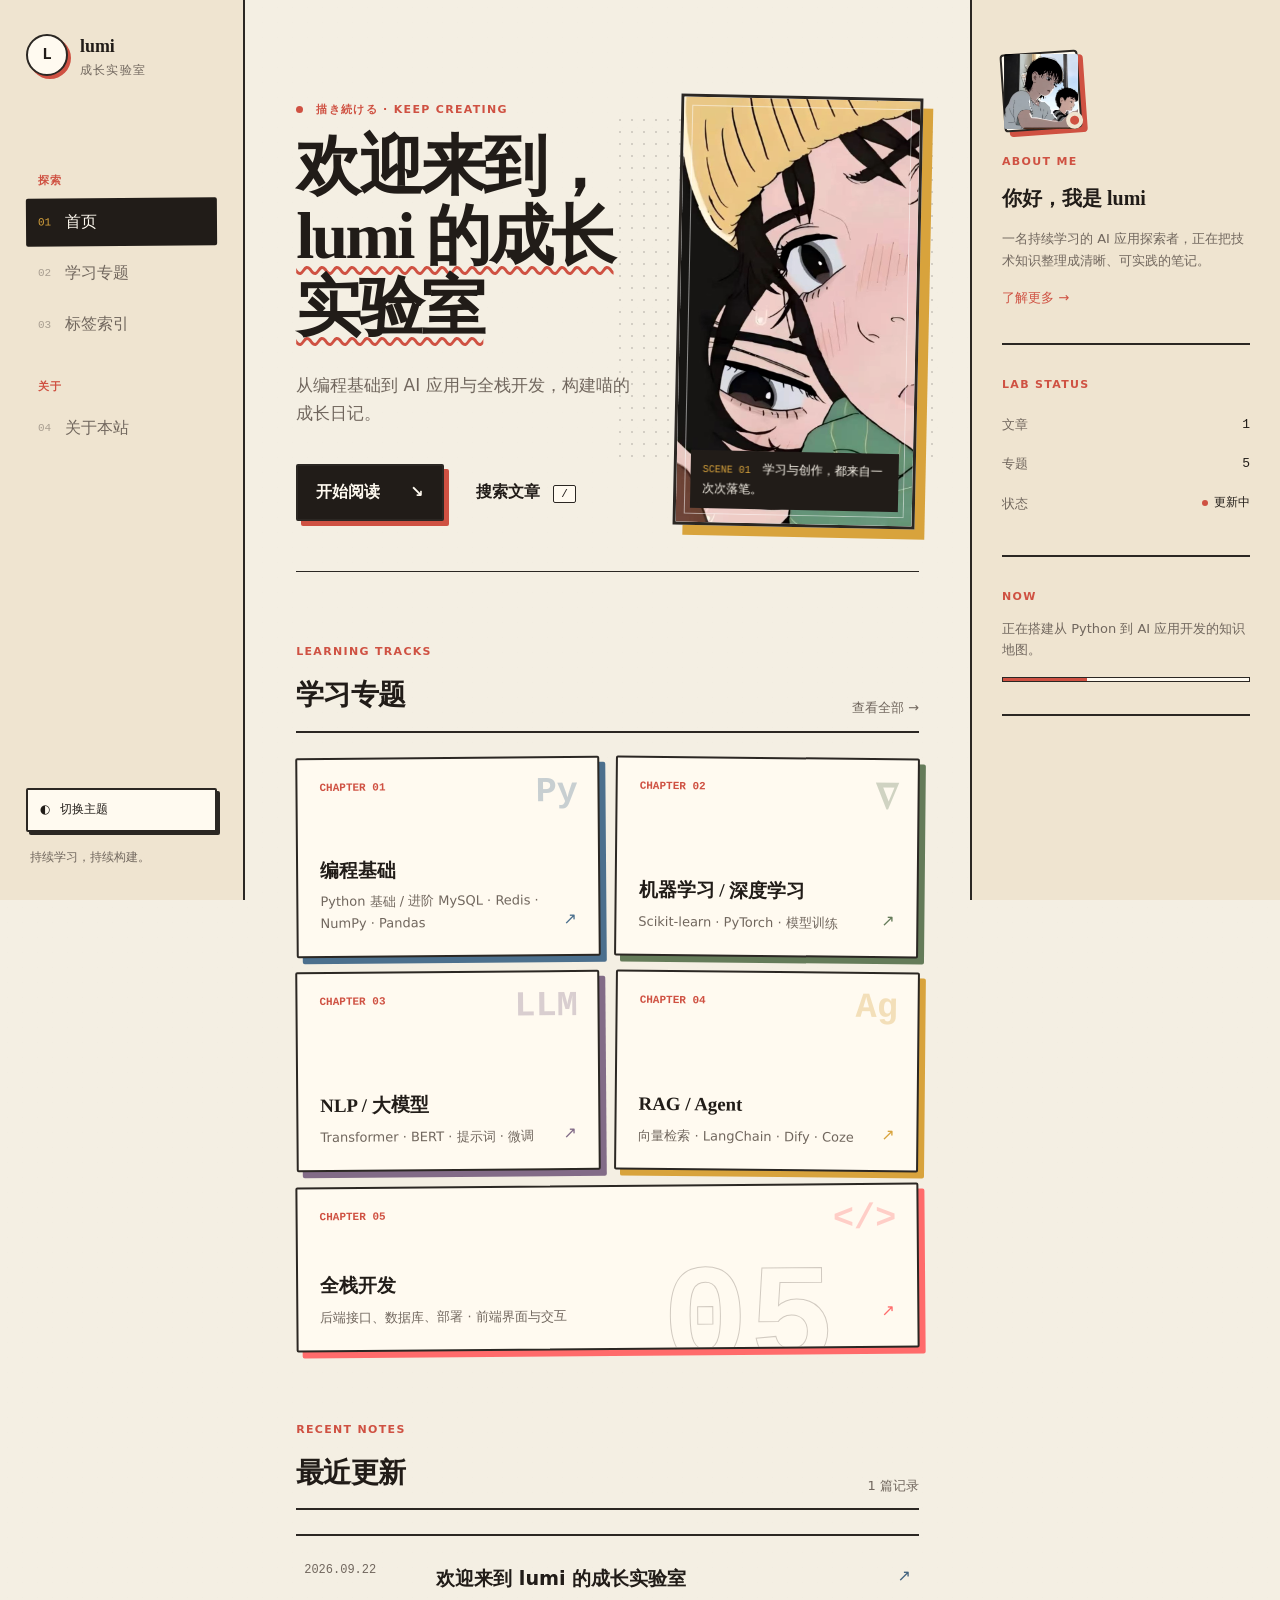
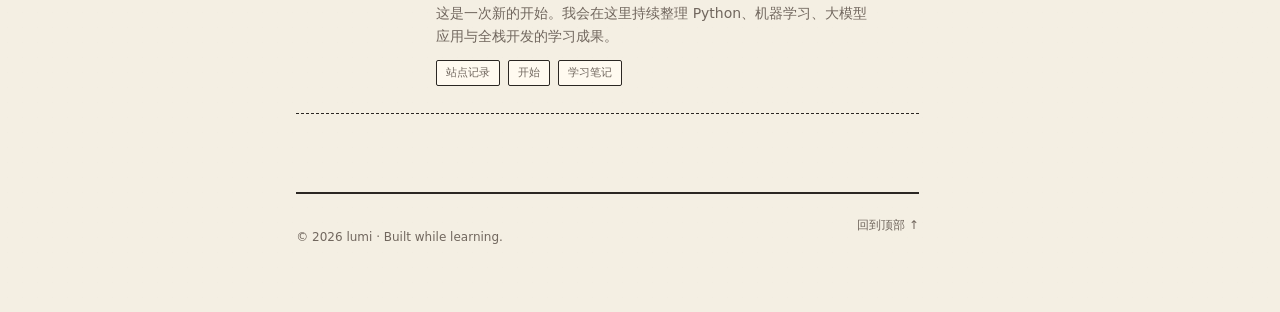
<file: index.html>
<!doctype html>
<html lang="zh-CN" data-theme="light">
<head>
  <meta charset="UTF-8">
  <meta name="viewport" content="width=device-width, initial-scale=1">
  <meta name="description" content="lumi 的成长实验室：记录 Python、大模型提示词与 AI Agent 的学习和实践。">
  <meta name="theme-color" content="#f5f0e4">
  <title>lumi 的成长实验室</title>
  <link rel="icon" href="assets/favicon.svg" type="image/svg+xml">
  <link rel="stylesheet" href="assets/css/styles.css">
</head>
<body data-page="home">
  <div class="site-shell">
    <header class="mobile-header">
      <a class="brand brand--compact" href="index.html" aria-label="回到首页"><span class="brand-mark">L</span><span>lumi.lab</span></a>
      <button class="icon-button menu-toggle" type="button" aria-label="打开导航" aria-expanded="false"><span></span><span></span></button>
    </header>
    <aside class="left-rail" aria-label="主导航">
      <a class="brand" href="index.html"><span class="brand-mark">L</span><span><strong>lumi</strong><small>成长实验室</small></span></a>
      <nav class="main-nav">
        <p class="nav-label">探索</p>
        <a class="nav-link is-active" href="index.html"><span>01</span>首页</a>
        <a class="nav-link" href="categories.html"><span>02</span>学习专题</a>
        <a class="nav-link" href="tags.html"><span>03</span>标签索引</a>
        <p class="nav-label">关于</p>
        <a class="nav-link" href="about.html"><span>04</span>关于本站</a>
      </nav>
      <div class="rail-footer">
        <button class="theme-toggle" type="button" aria-label="切换明暗主题"><span class="theme-icon">◐</span><span class="theme-label">切换主题</span></button>
        <p>持续学习，持续构建。</p>
      </div>
    </aside>
    <main class="main-content">
      <section class="intro-panel">
        <div>
          <p class="eyebrow"><span class="pulse"></span> 描き続ける · KEEP CREATING</p>
          <h1>欢迎来到，<br><em>lumi 的成长实验室</em></h1>
          <p class="intro-copy">从编程基础到 AI 应用与全栈开发，构建喵的成长日记。</p>
        </div>
        <figure class="hero-manga"><img src="assets/images/lookback-duo.jpg" alt="两位创作者一起阅读画稿的动漫画面"><figcaption><span>SCENE 01</span> 学习与创作，都来自一次次落笔。</figcaption></figure>
        <div class="intro-actions">
          <a class="primary-button" href="#latest">开始阅读 <span>↘</span></a>
          <button class="text-button search-open" type="button">搜索文章 <kbd>/</kbd></button>
        </div>
      </section>
      <section class="track-section" aria-labelledby="tracks-title">
        <div class="section-heading"><div><p class="eyebrow">LEARNING TRACKS</p><h2 id="tracks-title">学习专题</h2></div><a href="categories.html">查看全部 <span>→</span></a></div>
        <div class="track-grid">
          <a class="track-card track-card--blue" href="categories.html#programming" data-category="编程基础"><span class="track-index">CHAPTER 01</span><span class="track-symbol">Py</span><div><h3>编程基础</h3><p>Python 基础 / 进阶 MySQL · Redis · NumPy · Pandas</p></div><span class="card-arrow">↗</span></a>
          <a class="track-card track-card--green" href="categories.html#ml-dl" data-category="机器学习 / 深度学习"><span class="track-index">CHAPTER 02</span><span class="track-symbol">∇</span><div><h3>机器学习 / 深度学习</h3><p>Scikit-learn · PyTorch · 模型训练</p></div><span class="card-arrow">↗</span></a>
          <a class="track-card track-card--violet" href="categories.html#nlp-llm" data-category="NLP / 大模型"><span class="track-index">CHAPTER 03</span><span class="track-symbol">LLM</span><div><h3>NLP / 大模型</h3><p>Transformer · BERT · 提示词 · 微调</p></div><span class="card-arrow">↗</span></a>
          <a class="track-card track-card--orange" href="categories.html#rag-agent" data-category="RAG / Agent"><span class="track-index">CHAPTER 04</span><span class="track-symbol">Ag</span><div><h3>RAG / Agent</h3><p>向量检索 · LangChain · Dify · Coze</p></div><span class="card-arrow">↗</span></a>
          <a class="track-card track-card--wide track-card--red" href="categories.html#fullstack" data-category="全栈开发"><span class="track-index">CHAPTER 05</span><span class="track-symbol">&lt;/&gt;</span><div><h3>全栈开发</h3><p>后端接口、数据库、部署 · 前端界面与交互</p></div><span class="card-arrow">↗</span></a>
        </div>
      </section>
      <section class="latest-section" id="latest" aria-labelledby="latest-title">
        <div class="section-heading"><div><p class="eyebrow">RECENT NOTES</p><h2 id="latest-title">最近更新</h2></div><span class="post-total" aria-live="polite">读取中</span></div>
        <div class="post-list" id="post-list"><div class="loading-card">正在整理实验记录…</div></div>
      </section>
      <footer class="content-footer"><p>© <span data-current-year></span> lumi · Built while learning.</p><a href="#top">回到顶部 ↑</a></footer>
    </main>
    <aside class="right-rail">
      <section class="profile-card"><div class="avatar avatar--image" aria-hidden="true"><img src="assets/images/lookback-desk.jpg" alt=""><i></i></div><p class="eyebrow">ABOUT ME</p><h2>你好，我是 lumi</h2><p>一名持续学习的 AI 应用探索者，正在把技术知识整理成清晰、可实践的笔记。</p><a href="about.html">了解更多 <span>→</span></a></section>
      <section class="status-card"><p class="eyebrow">LAB STATUS</p><dl><div><dt>文章</dt><dd data-stat="posts">—</dd></div><div><dt>专题</dt><dd>5</dd></div><div><dt>状态</dt><dd class="online"><i></i>更新中</dd></div></dl></section>
      <section class="now-card"><p class="eyebrow">NOW</p><p>正在搭建从 Python 到 AI 应用开发的知识地图。</p><div class="progress"><i></i></div></section>
    </aside>
  </div>
  <div class="search-dialog" role="dialog" aria-modal="true" aria-labelledby="search-title" hidden>
    <div class="search-box"><div class="search-head"><div><p class="eyebrow">SEARCH THE LAB</p><h2 id="search-title">搜索文章</h2></div><button class="icon-button search-close" type="button" aria-label="关闭搜索">×</button></div><label class="search-input"><span>⌕</span><input type="search" placeholder="输入标题、分类或标签…" autocomplete="off"></label><div class="search-results"><p>输入关键词开始搜索。</p></div></div>
  </div>
  <script src="assets/js/app.js" defer></script>
</body>
</html>
</file>
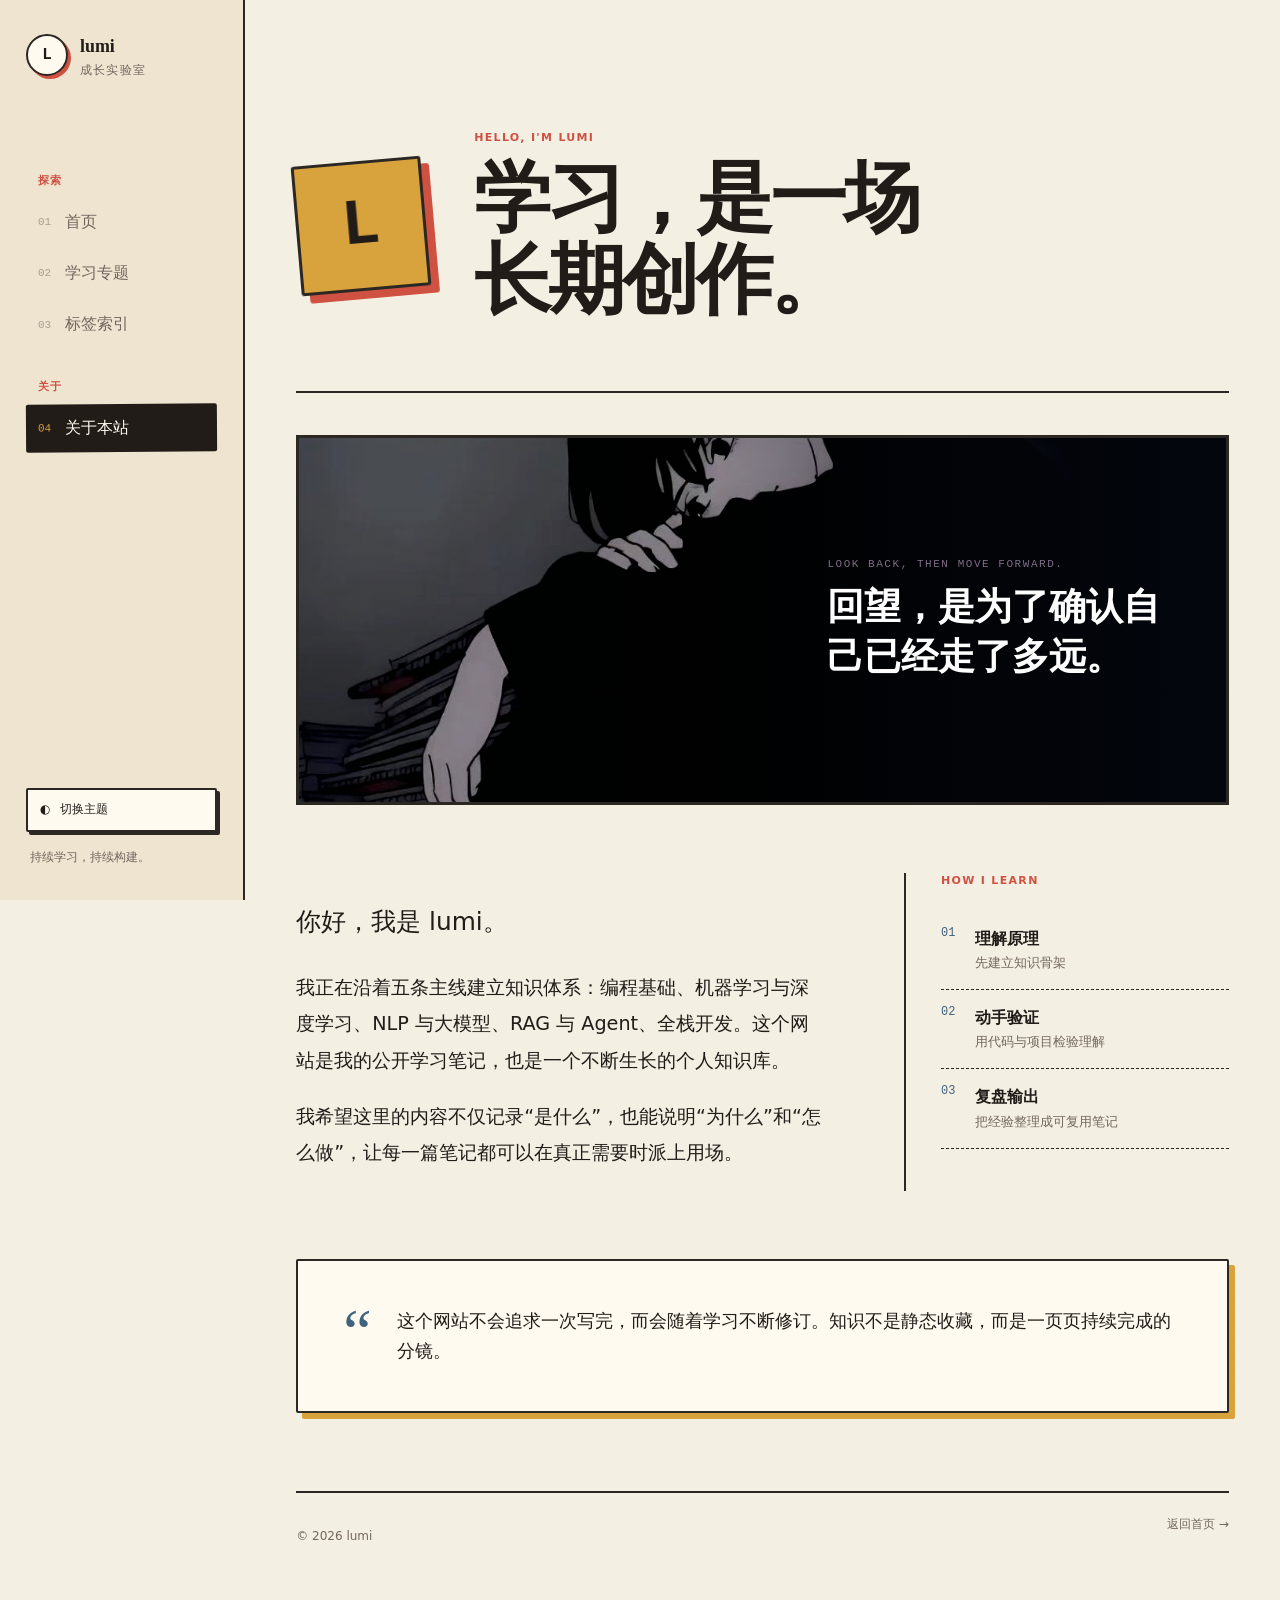
<file: about.html>
<!doctype html><html lang="zh-CN" data-theme="light"><head><meta charset="UTF-8"><meta name="viewport" content="width=device-width,initial-scale=1"><meta name="description" content="关于 lumi 与成长实验室"><meta name="theme-color" content="#f5f0e4"><title>关于 · lumi 的成长实验室</title><link rel="icon" href="assets/favicon.svg" type="image/svg+xml"><link rel="stylesheet" href="assets/css/styles.css"></head>
<body data-page="about"><div class="site-shell site-shell--inner"><header class="mobile-header"><a class="brand brand--compact" href="index.html"><span class="brand-mark">L</span><span>lumi.lab</span></a><button class="icon-button menu-toggle" type="button" aria-label="打开导航" aria-expanded="false"><span></span><span></span></button></header><aside class="left-rail"><a class="brand" href="index.html"><span class="brand-mark">L</span><span><strong>lumi</strong><small>成长实验室</small></span></a><nav class="main-nav"><p class="nav-label">探索</p><a class="nav-link" href="index.html"><span>01</span>首页</a><a class="nav-link" href="categories.html"><span>02</span>学习专题</a><a class="nav-link" href="tags.html"><span>03</span>标签索引</a><p class="nav-label">关于</p><a class="nav-link is-active" href="about.html"><span>04</span>关于本站</a></nav><div class="rail-footer"><button class="theme-toggle" type="button"><span>◐</span><span>切换主题</span></button><p>持续学习，持续构建。</p></div></aside>
<main class="main-content inner-content"><header class="page-header about-header"><div class="about-avatar">L</div><div><p class="eyebrow">HELLO, I'M LUMI</p><h1>学习，是一场<br><em>长期创作。</em></h1></div></header><figure class="manga-memory"><img src="assets/images/lookback-night.jpg" alt="创作者伏在画稿旁休息的动漫画面"><figcaption><span>LOOK BACK, THEN MOVE FORWARD.</span><strong>回望，是为了确认自己已经走了多远。</strong></figcaption></figure><section class="about-grid"><article class="about-lead"><p>你好，我是 lumi。</p><p>我正在沿着五条主线建立知识体系：编程基础、机器学习与深度学习、NLP 与大模型、RAG 与 Agent、全栈开发。这个网站是我的公开学习笔记，也是一个不断生长的个人知识库。</p><p>我希望这里的内容不仅记录“是什么”，也能说明“为什么”和“怎么做”，让每一篇笔记都可以在真正需要时派上用场。</p></article><aside class="principles"><p class="eyebrow">HOW I LEARN</p><ol><li><span>01</span><div><strong>理解原理</strong><small>先建立知识骨架</small></div></li><li><span>02</span><div><strong>动手验证</strong><small>用代码与项目检验理解</small></div></li><li><span>03</span><div><strong>复盘输出</strong><small>把经验整理成可复用笔记</small></div></li></ol></aside></section><section class="about-note"><span class="note-mark">“</span><p>这个网站不会追求一次写完，而会随着学习不断修订。知识不是静态收藏，而是一页页持续完成的分镜。</p></section><footer class="content-footer"><p>© <span data-current-year></span> lumi</p><a href="index.html">返回首页 →</a></footer></main></div><script src="assets/js/app.js" defer></script></body></html>
</file>
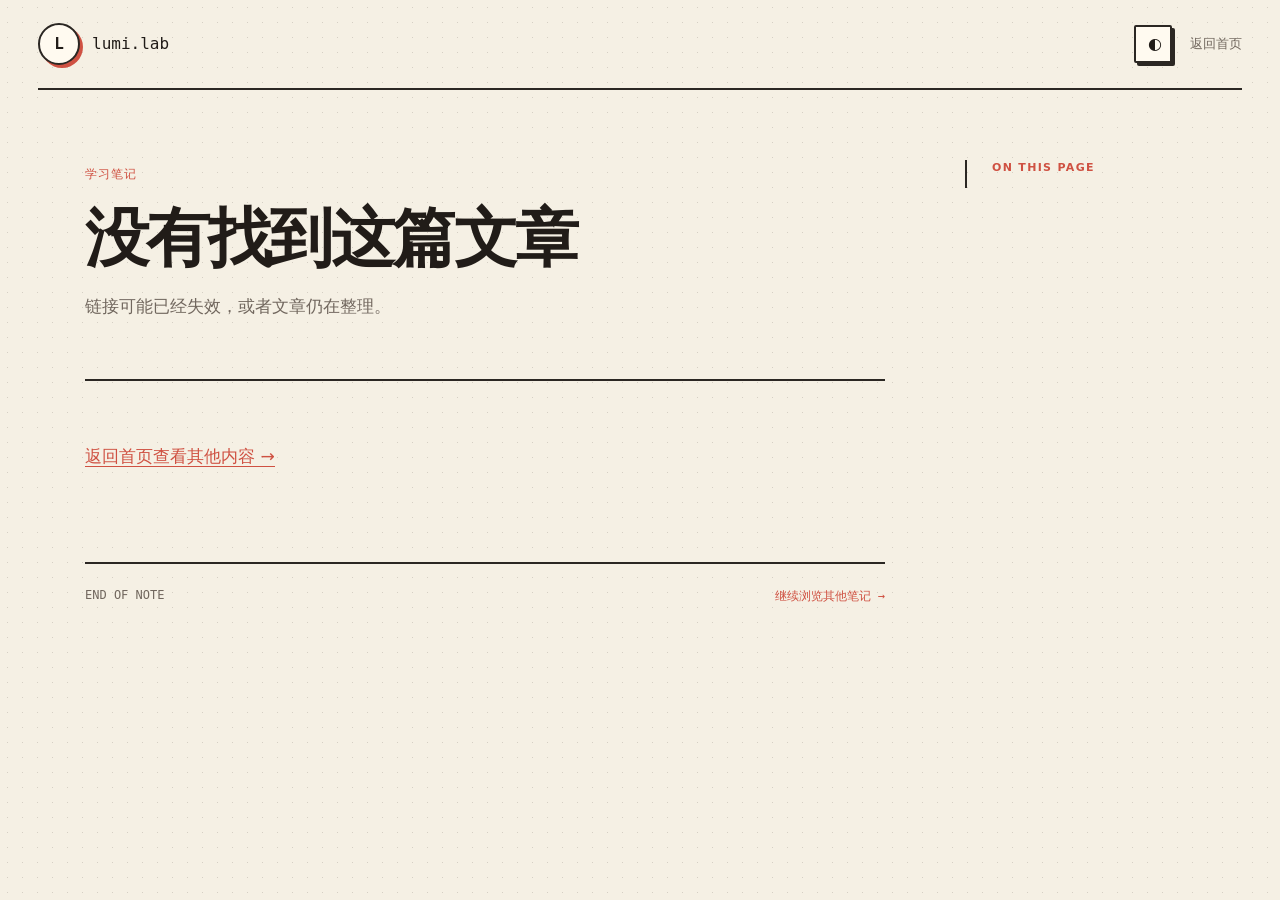
<file: article.html>
<!doctype html><html lang="zh-CN" data-theme="light"><head><meta charset="UTF-8"><meta name="viewport" content="width=device-width,initial-scale=1"><meta name="description" content="lumi 的技术学习笔记"><meta name="theme-color" content="#f5f0e4"><title>文章 · lumi 的成长实验室</title><link rel="icon" href="assets/favicon.svg" type="image/svg+xml"><link rel="stylesheet" href="assets/css/styles.css"></head>
<body data-page="article"><div class="reading-progress" aria-hidden="true"><i></i></div><div class="article-shell"><header class="article-topbar"><a class="brand brand--compact" href="index.html"><span class="brand-mark">L</span><span>lumi.lab</span></a><div><button class="theme-toggle icon-button" type="button" aria-label="切换主题">◐</button><a class="back-link" href="index.html">返回首页</a></div></header><main class="article-layout"><article class="article-content"><header class="article-header"><a class="article-category" href="categories.html">学习笔记</a><h1 id="article-title">正在打开实验记录…</h1><p id="article-summary"></p><div class="article-meta" id="article-meta"></div></header><div class="markdown-body" id="article-body"><p>内容读取中，请稍候。</p></div><footer class="article-end"><span>END OF NOTE</span><a href="index.html">继续浏览其他笔记 →</a></footer></article><aside class="toc"><p class="eyebrow">ON THIS PAGE</p><nav id="toc-list"><span>正在生成目录…</span></nav></aside></main></div><script src="assets/js/app.js" defer></script><script src="assets/js/article.js" defer></script></body></html>
</file>
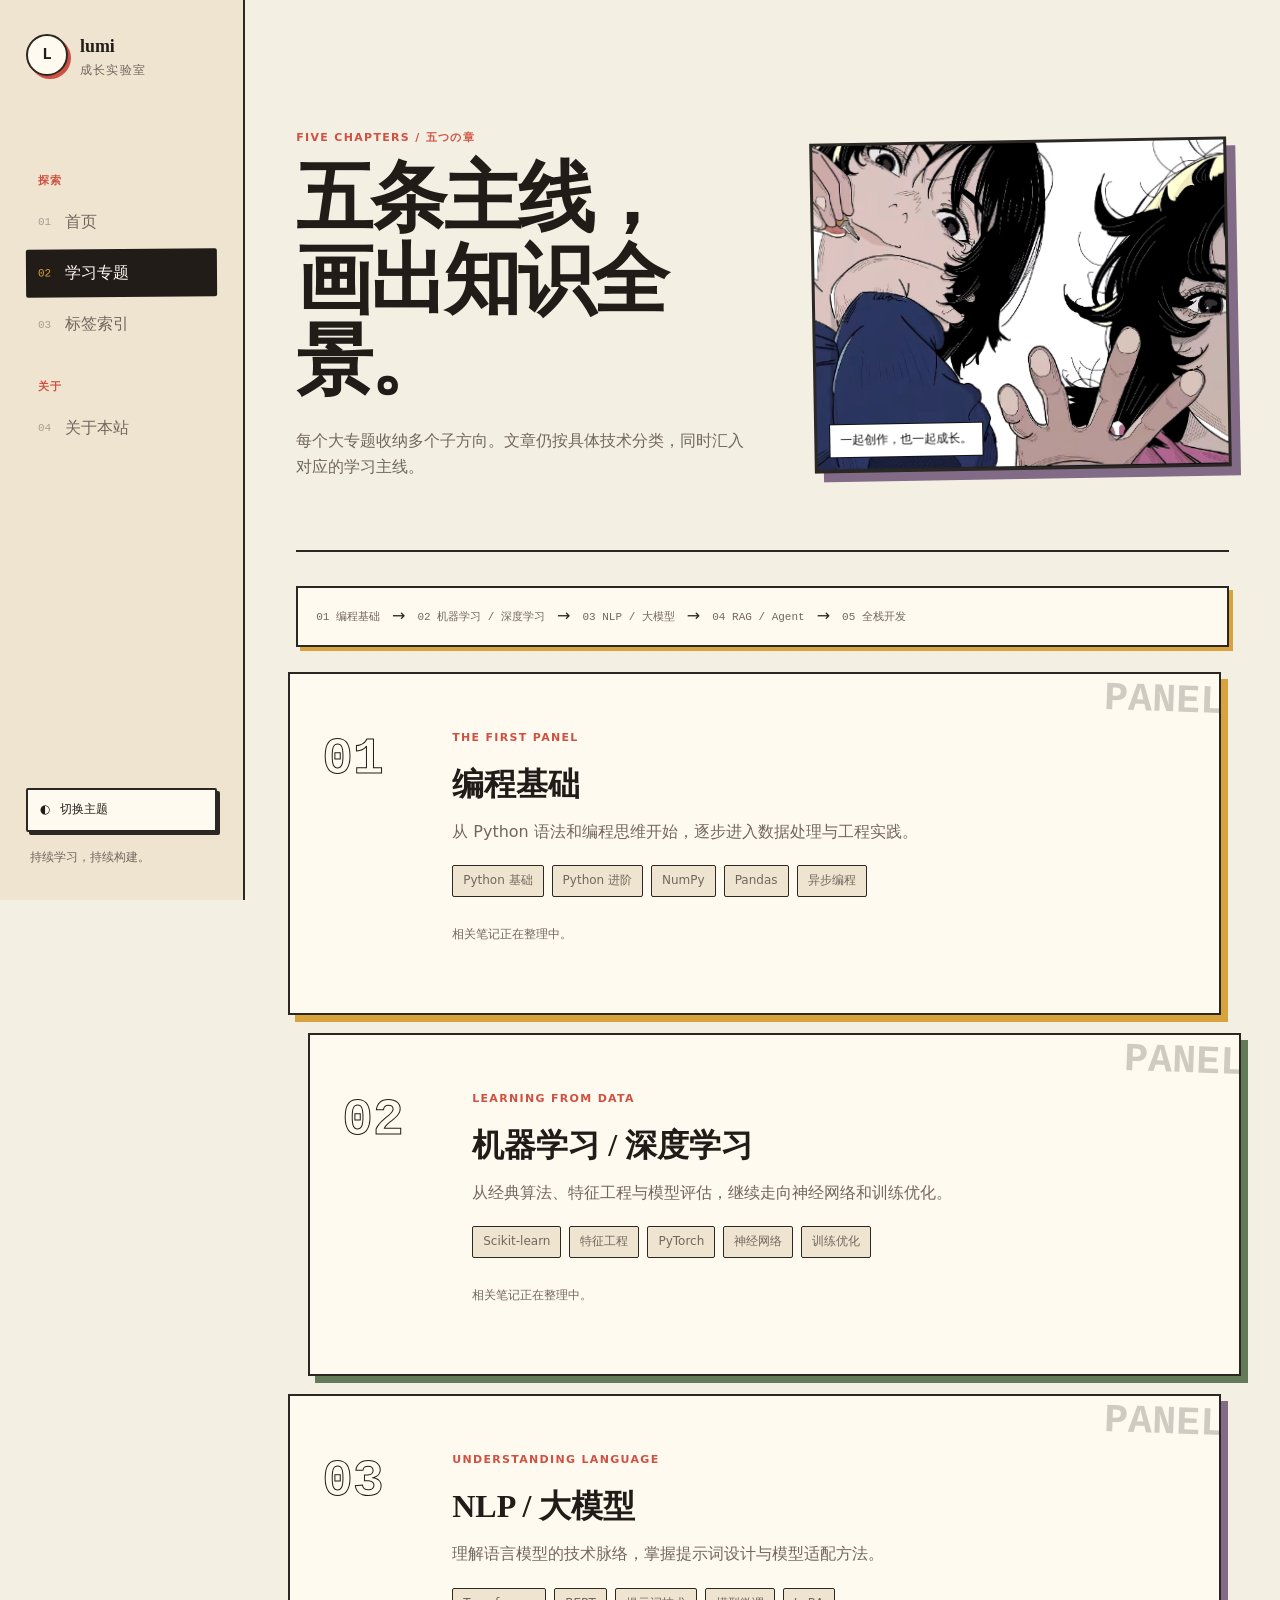
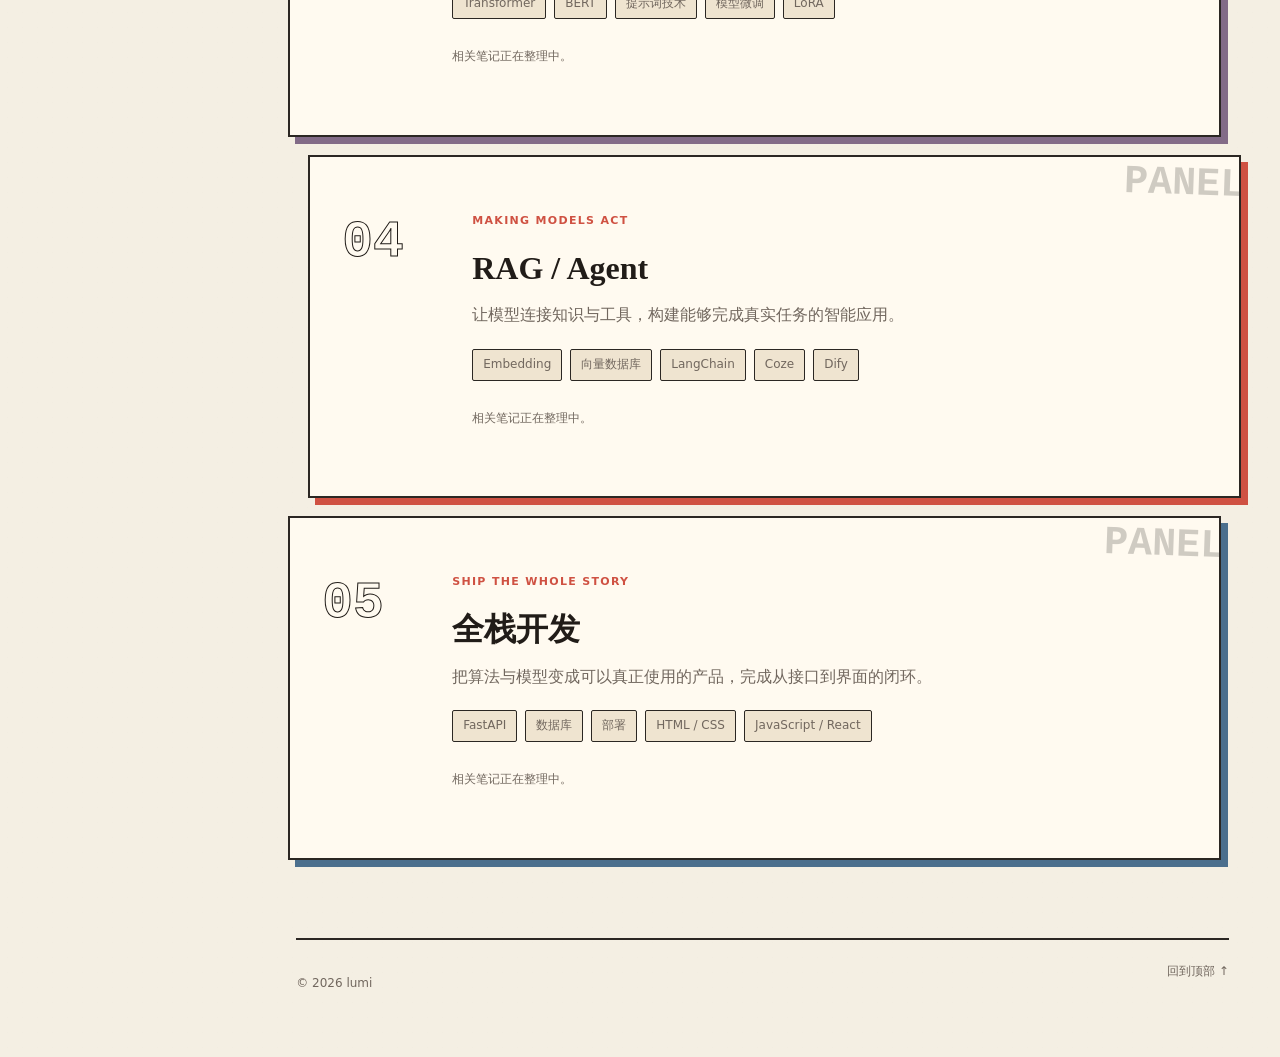
<file: categories.html>
<!doctype html>
<html lang="zh-CN" data-theme="light">
<head>
  <meta charset="UTF-8"><meta name="viewport" content="width=device-width,initial-scale=1">
  <meta name="description" content="lumi 的五条技术学习主线"><meta name="theme-color" content="#f5f0e4">
  <title>学习专题 · lumi 的成长实验室</title>
  <link rel="icon" href="assets/favicon.svg" type="image/svg+xml"><link rel="stylesheet" href="assets/css/styles.css">
</head>
<body data-page="categories">
  <div class="site-shell site-shell--inner">
    <header class="mobile-header"><a class="brand brand--compact" href="index.html"><span class="brand-mark">L</span><span>lumi.lab</span></a><button class="icon-button menu-toggle" type="button" aria-label="打开导航" aria-expanded="false"><span></span><span></span></button></header>
    <aside class="left-rail"><a class="brand" href="index.html"><span class="brand-mark">L</span><span><strong>lumi</strong><small>成长实验室</small></span></a><nav class="main-nav"><p class="nav-label">探索</p><a class="nav-link" href="index.html"><span>01</span>首页</a><a class="nav-link is-active" href="categories.html"><span>02</span>学习专题</a><a class="nav-link" href="tags.html"><span>03</span>标签索引</a><p class="nav-label">关于</p><a class="nav-link" href="about.html"><span>04</span>关于本站</a></nav><div class="rail-footer"><button class="theme-toggle" type="button"><span>◐</span><span>切换主题</span></button><p>持续学习，持续构建。</p></div></aside>
    <main class="main-content inner-content">
      <header class="page-header manga-page-header"><div><p class="eyebrow">FIVE CHAPTERS / 五つの章</p><h1>五条主线，<br><em>画出知识全景。</em></h1><p>每个大专题收纳多个子方向。文章仍按具体技术分类，同时汇入对应的学习主线。</p></div><figure><img src="assets/images/lookback-drawing.jpg" alt="两位创作者共同画画的动漫画面"><figcaption>一起创作，也一起成长。</figcaption></figure></header>
      <div class="story-route" aria-label="学习路线"><a href="#programming">01 编程基础</a><i>→</i><a href="#ml-dl">02 机器学习 / 深度学习</a><i>→</i><a href="#nlp-llm">03 NLP / 大模型</a><i>→</i><a href="#rag-agent">04 RAG / Agent</a><i>→</i><a href="#fullstack">05 全栈开发</a></div>
      <div class="topic-list">
        <section class="topic-block topic-block--manga" id="programming"><div class="topic-number">01</div><div class="topic-body"><p class="eyebrow">THE FIRST PANEL</p><h2>编程基础</h2><p>从 Python 语法和编程思维开始，逐步进入数据处理与工程实践。</p><div class="topic-tags"><span>Python 基础</span><span>Python 进阶</span><span>NumPy</span><span>Pandas</span><span>异步编程</span></div><div class="topic-posts" data-category-list="Python 基础,Python 进阶"><p class="empty-note">相关笔记正在整理中。</p></div></div></section>
        <section class="topic-block topic-block--manga" id="ml-dl"><div class="topic-number">02</div><div class="topic-body"><p class="eyebrow">LEARNING FROM DATA</p><h2>机器学习 / 深度学习</h2><p>从经典算法、特征工程与模型评估，继续走向神经网络和训练优化。</p><div class="topic-tags"><span>Scikit-learn</span><span>特征工程</span><span>PyTorch</span><span>神经网络</span><span>训练优化</span></div><div class="topic-posts" data-category-list="机器学习,深度学习"><p class="empty-note">相关笔记正在整理中。</p></div></div></section>
        <section class="topic-block topic-block--manga" id="nlp-llm"><div class="topic-number">03</div><div class="topic-body"><p class="eyebrow">UNDERSTANDING LANGUAGE</p><h2>NLP / 大模型</h2><p>理解语言模型的技术脉络，掌握提示词设计与模型适配方法。</p><div class="topic-tags"><span>Transformer</span><span>BERT</span><span>提示词技术</span><span>模型微调</span><span>LoRA</span></div><div class="topic-posts" data-category-list="NLP,提示词技术,模型微调"><p class="empty-note">相关笔记正在整理中。</p></div></div></section>
        <section class="topic-block topic-block--manga" id="rag-agent"><div class="topic-number">04</div><div class="topic-body"><p class="eyebrow">MAKING MODELS ACT</p><h2>RAG / Agent</h2><p>让模型连接知识与工具，构建能够完成真实任务的智能应用。</p><div class="topic-tags"><span>Embedding</span><span>向量数据库</span><span>LangChain</span><span>Coze</span><span>Dify</span></div><div class="topic-posts" data-category-list="RAG,Agent 开发,低代码平台"><p class="empty-note">相关笔记正在整理中。</p></div></div></section>
        <section class="topic-block topic-block--manga" id="fullstack"><div class="topic-number">05</div><div class="topic-body"><p class="eyebrow">SHIP THE WHOLE STORY</p><h2>全栈开发</h2><p>把算法与模型变成可以真正使用的产品，完成从接口到界面的闭环。</p><div class="topic-tags"><span>FastAPI</span><span>数据库</span><span>部署</span><span>HTML / CSS</span><span>JavaScript / React</span></div><div class="topic-posts" data-category-list="后端开发,前端开发"><p class="empty-note">相关笔记正在整理中。</p></div></div></section>
      </div>
      <footer class="content-footer"><p>© <span data-current-year></span> lumi</p><a href="#top">回到顶部 ↑</a></footer>
    </main>
  </div>
  <script src="assets/js/app.js" defer></script><script src="assets/js/listing.js" defer></script>
</body></html>
</file>
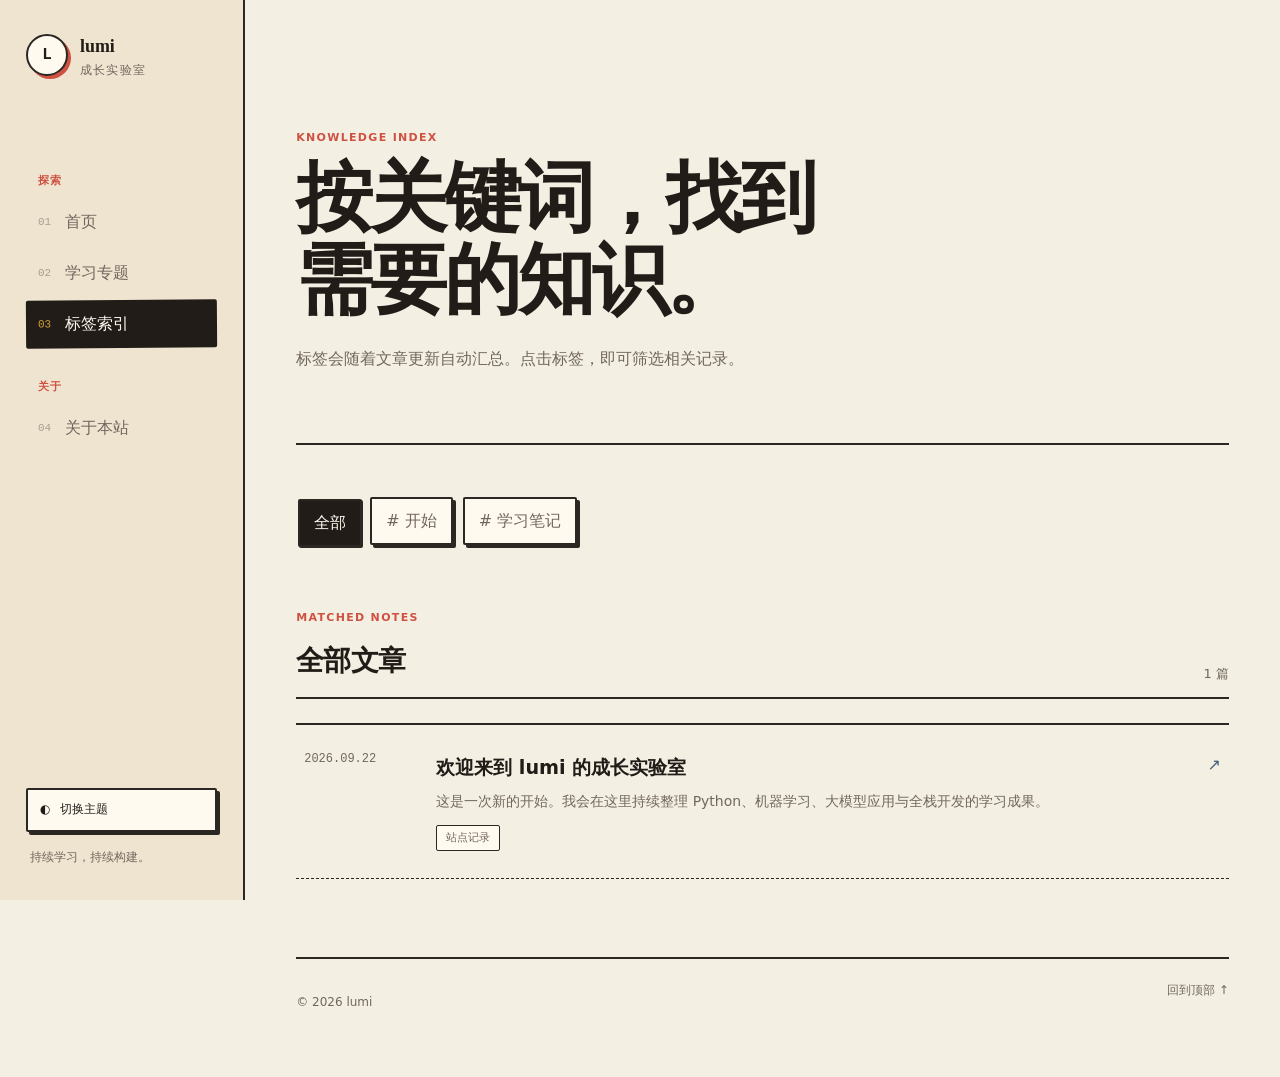
<file: tags.html>
<!doctype html><html lang="zh-CN" data-theme="light"><head><meta charset="UTF-8"><meta name="viewport" content="width=device-width,initial-scale=1"><meta name="description" content="按标签探索 lumi 的技术笔记"><meta name="theme-color" content="#f5f0e4"><title>标签索引 · lumi 的成长实验室</title><link rel="icon" href="assets/favicon.svg" type="image/svg+xml"><link rel="stylesheet" href="assets/css/styles.css"></head>
<body data-page="tags"><div class="site-shell site-shell--inner"><header class="mobile-header"><a class="brand brand--compact" href="index.html"><span class="brand-mark">L</span><span>lumi.lab</span></a><button class="icon-button menu-toggle" type="button" aria-label="打开导航" aria-expanded="false"><span></span><span></span></button></header><aside class="left-rail"><a class="brand" href="index.html"><span class="brand-mark">L</span><span><strong>lumi</strong><small>成长实验室</small></span></a><nav class="main-nav"><p class="nav-label">探索</p><a class="nav-link" href="index.html"><span>01</span>首页</a><a class="nav-link" href="categories.html"><span>02</span>学习专题</a><a class="nav-link is-active" href="tags.html"><span>03</span>标签索引</a><p class="nav-label">关于</p><a class="nav-link" href="about.html"><span>04</span>关于本站</a></nav><div class="rail-footer"><button class="theme-toggle" type="button"><span>◐</span><span>切换主题</span></button><p>持续学习，持续构建。</p></div></aside>
<main class="main-content inner-content"><header class="page-header"><p class="eyebrow">KNOWLEDGE INDEX</p><h1>按关键词，找到<br><em>需要的知识。</em></h1><p>标签会随着文章更新自动汇总。点击标签，即可筛选相关记录。</p></header><section class="tag-explorer"><div class="tag-cloud" id="tag-cloud"><span class="loading-card">正在读取标签…</span></div><div class="tag-results"><div class="section-heading"><div><p class="eyebrow">MATCHED NOTES</p><h2 id="tag-result-title">全部文章</h2></div><span id="tag-result-count">—</span></div><div class="post-list" id="tag-post-list"></div></div></section><footer class="content-footer"><p>© <span data-current-year></span> lumi</p><a href="#top">回到顶部 ↑</a></footer></main></div><script src="assets/js/app.js" defer></script><script src="assets/js/listing.js" defer></script></body></html>
</file>
<file: assets/css/styles.css>
:root{color-scheme:dark;--bg:#07111f;--bg-soft:#0b1728;--panel:#0e1c2f;--panel-2:#13243a;--line:#22354d;--text:#eef6ff;--muted:#8ba0b9;--cyan:#67e8f9;--blue:#5ca9ff;--violet:#b99cff;--orange:#ffad66;--green:#61dfa1;--shadow:0 24px 70px rgba(0,0,0,.28);--radius:20px;--mono:"Cascadia Code","SFMono-Regular",Consolas,monospace;--sans:Inter,"PingFang SC","Microsoft YaHei",system-ui,sans-serif}
[data-theme="light"]{color-scheme:light;--bg:#edf4f9;--bg-soft:#f7fbfe;--panel:#fff;--panel-2:#e9f2f8;--line:#cedce7;--text:#10243a;--muted:#60768d;--shadow:0 22px 55px rgba(43,76,105,.12)}
*{box-sizing:border-box}html{scroll-behavior:smooth}body{margin:0;background:var(--bg);color:var(--text);font-family:var(--sans);font-size:16px;line-height:1.65}a{color:inherit;text-decoration:none}button,input{font:inherit}.site-shell{min-height:100vh;display:grid;grid-template-columns:245px minmax(0,1fr) 310px;max-width:1600px;margin:auto}.left-rail,.right-rail{position:sticky;top:0;height:100vh}.left-rail{padding:32px 26px;border-right:1px solid var(--line);display:flex;flex-direction:column}.brand{display:flex;align-items:center;gap:12px;font-family:var(--mono);font-size:1rem}.brand-mark{display:grid;place-items:center;width:42px;height:42px;border:1px solid var(--cyan);border-radius:12px;color:var(--cyan);background:rgba(103,232,249,.08);font-weight:800;box-shadow:inset 0 0 20px rgba(103,232,249,.08)}.brand strong,.brand small{display:block}.brand small{color:var(--muted);font:12px var(--sans);letter-spacing:.1em}.main-nav{margin-top:64px}.nav-label{margin:30px 12px 10px;color:var(--muted);font:11px var(--mono);letter-spacing:.16em}.nav-link{display:flex;align-items:center;gap:14px;padding:11px 12px;margin:3px 0;border-radius:10px;color:var(--muted);transition:.2s}.nav-link span{font:11px var(--mono);opacity:.55}.nav-link:hover,.nav-link.is-active{background:var(--panel);color:var(--text)}.nav-link.is-active span{color:var(--cyan);opacity:1}.rail-footer{margin-top:auto;color:var(--muted);font-size:12px}.theme-toggle{width:100%;border:1px solid var(--line);border-radius:10px;background:transparent;color:var(--text);padding:10px 12px;display:flex;gap:10px;align-items:center;cursor:pointer}.rail-footer p{margin:16px 4px 0}.main-content{min-width:0;padding:52px clamp(28px,4vw,68px)}.intro-panel{min-height:420px;display:flex;flex-direction:column;justify-content:center;border-bottom:1px solid var(--line);position:relative;overflow:hidden}.intro-panel:after{content:"";position:absolute;width:360px;height:360px;right:-190px;top:20px;border:1px solid rgba(103,232,249,.14);border-radius:50%;box-shadow:0 0 0 50px rgba(103,232,249,.025),0 0 0 100px rgba(103,232,249,.02);pointer-events:none}.eyebrow{margin:0 0 13px;color:var(--muted);font:11px/1.4 var(--mono);letter-spacing:.16em}.pulse{display:inline-block;width:7px;height:7px;border-radius:50%;background:var(--green);box-shadow:0 0 12px var(--green);margin-right:8px}.intro-panel h1{font-size:clamp(2.7rem,5.4vw,5.2rem);line-height:1.08;letter-spacing:-.055em;margin:0;max-width:900px}.intro-panel h1 em{font-style:normal;color:var(--cyan)}.intro-copy{max-width:680px;margin:30px 0 0;color:var(--muted);font-size:1.06rem}.intro-actions{display:flex;align-items:center;gap:26px;margin-top:34px}.primary-button{display:inline-flex;align-items:center;gap:30px;background:var(--text);color:var(--bg);font-weight:700;padding:13px 18px;border-radius:10px}.text-button{border:0;background:transparent;color:var(--muted);cursor:pointer}.text-button:hover{color:var(--text)}kbd{font:11px var(--mono);border:1px solid var(--line);padding:2px 7px;border-radius:5px;margin-left:8px}.track-section,.latest-section{padding:72px 0 0}.section-heading{display:flex;align-items:end;justify-content:space-between;margin-bottom:24px}.section-heading h2{font-size:1.75rem;margin:0;letter-spacing:-.03em}.section-heading>a,.section-heading>span{font-size:13px;color:var(--muted)}.track-grid{display:grid;grid-template-columns:repeat(2,minmax(0,1fr));gap:14px}.track-card{min-height:200px;padding:22px;border:1px solid var(--line);background:var(--panel);border-radius:var(--radius);position:relative;display:flex;flex-direction:column;overflow:hidden;transition:transform .25s,border-color .25s}.track-card:hover{transform:translateY(-4px);border-color:var(--accent)}.track-index{font:11px var(--mono);color:var(--muted)}.track-symbol{position:absolute;right:20px;top:14px;color:var(--accent);font:700 2.2rem var(--mono);opacity:.68}.track-card>div{margin-top:auto}.track-card h3{margin:0 0 5px;font-size:1.18rem}.track-card p{margin:0;color:var(--muted);font-size:13px}.card-arrow{position:absolute;right:22px;bottom:22px;color:var(--accent)}.track-card--blue{--accent:var(--blue)}.track-card--violet{--accent:var(--violet)}.track-card--orange{--accent:var(--orange)}.track-card--green{--accent:var(--green)}.post-list{border-top:1px solid var(--line)}.post-card{display:grid;grid-template-columns:110px minmax(0,1fr) auto;gap:22px;align-items:start;padding:27px 8px;border-bottom:1px solid var(--line);transition:padding .2s,background .2s}.post-card:hover{padding-left:18px;padding-right:18px;background:var(--panel)}.post-date{font:12px var(--mono);color:var(--muted)}.post-card h3{margin:0 0 7px;font-size:1.2rem}.post-card p{margin:0;color:var(--muted);font-size:14px}.post-meta{display:flex;gap:8px;margin-top:12px}.chip{border:1px solid var(--line);color:var(--muted);border-radius:99px;padding:3px 9px;font-size:11px}.post-go{color:var(--cyan)}.loading-card{padding:32px 8px;color:var(--muted);border-bottom:1px solid var(--line)}.content-footer{display:flex;justify-content:space-between;margin-top:78px;padding-top:22px;border-top:1px solid var(--line);color:var(--muted);font-size:12px}.right-rail{padding:52px 30px;border-left:1px solid var(--line);background:color-mix(in srgb,var(--bg-soft) 80%,transparent)}.profile-card,.status-card,.now-card{border-bottom:1px solid var(--line);padding:0 0 32px;margin-bottom:32px}.avatar{position:relative;width:78px;height:78px;border-radius:24px;background:linear-gradient(145deg,var(--cyan),var(--blue));display:grid;place-items:center;margin-bottom:24px;color:#07111f;font:800 2rem var(--mono);transform:rotate(-4deg)}.avatar span{transform:rotate(4deg)}.avatar i{position:absolute;right:-3px;bottom:-3px;width:17px;height:17px;background:var(--green);border:4px solid var(--bg-soft);border-radius:50%}.profile-card h2{font-size:1.25rem;margin:0 0 10px}.profile-card>p:not(.eyebrow),.now-card>p:not(.eyebrow){color:var(--muted);font-size:13px}.profile-card>a{font-size:13px;color:var(--cyan)}.status-card dl{margin:0}.status-card dl div{display:flex;justify-content:space-between;padding:9px 0;color:var(--muted);font-size:13px}.status-card dd{margin:0;color:var(--text);font-family:var(--mono)}.online{font-family:var(--sans)!important;font-size:12px}.online i{display:inline-block;width:6px;height:6px;border-radius:50%;background:var(--green);margin-right:6px}.progress{height:3px;background:var(--line);margin-top:16px}.progress i{display:block;width:34%;height:100%;background:linear-gradient(90deg,var(--cyan),var(--violet))}.mobile-header{display:none}.search-dialog{position:fixed;z-index:100;inset:0;background:rgba(1,7,15,.78);backdrop-filter:blur(12px);padding:9vh 20px}.search-dialog[hidden]{display:none}.search-box{max-width:680px;margin:auto;background:var(--panel);border:1px solid var(--line);border-radius:24px;padding:28px;box-shadow:var(--shadow)}.search-head{display:flex;justify-content:space-between;align-items:start}.search-head h2{margin:0;font-size:1.6rem}.icon-button{border:1px solid var(--line);color:var(--text);background:transparent;border-radius:9px;width:38px;height:38px;cursor:pointer}.search-input{display:flex;align-items:center;gap:12px;border:1px solid var(--line);background:var(--bg);border-radius:12px;padding:0 15px;margin-top:24px}.search-input input{width:100%;border:0;outline:0;background:transparent;color:var(--text);padding:14px 0}.search-results{max-height:45vh;overflow:auto;margin-top:15px}.search-result{display:block;padding:14px 12px;border-radius:10px}.search-result:hover{background:var(--panel-2)}.search-result strong{display:block}.search-result small{color:var(--muted)}
@media(max-width:1180px){.site-shell{grid-template-columns:220px minmax(0,1fr)}.right-rail{display:none}}
@media(max-width:760px){.site-shell{display:block}.mobile-header{position:sticky;z-index:40;top:0;display:flex;align-items:center;justify-content:space-between;height:70px;padding:0 20px;border-bottom:1px solid var(--line);background:color-mix(in srgb,var(--bg) 88%,transparent);backdrop-filter:blur(14px)}.brand--compact .brand-mark{width:34px;height:34px;border-radius:9px}.left-rail{position:fixed;z-index:50;inset:70px 0 0;height:auto;background:var(--bg);transform:translateX(-105%);transition:transform .25s;padding:28px}.left-rail.is-open{transform:none}.left-rail>.brand{display:none}.main-nav{margin-top:0}.rail-footer{margin-top:50px}.menu-toggle span{display:block;width:16px;height:1px;background:var(--text);margin:5px auto}.main-content{padding:22px 20px 45px}.intro-panel{min-height:470px}.intro-panel h1{font-size:clamp(2.55rem,13vw,4.3rem)}.intro-copy{font-size:1rem}.intro-actions{align-items:flex-start;flex-direction:column;gap:18px}.track-grid{grid-template-columns:1fr}.track-card{min-height:178px}.post-card{grid-template-columns:1fr auto;gap:7px}.post-date{grid-column:1/-1}.post-card p{display:-webkit-box;-webkit-line-clamp:2;-webkit-box-orient:vertical;overflow:hidden}.content-footer{gap:20px}.section-heading{align-items:center}.track-section,.latest-section{padding-top:54px}}
@media(prefers-reduced-motion:reduce){html{scroll-behavior:auto}*,*:before,*:after{transition:none!important}}

/* Inner pages */
.site-shell--inner{grid-template-columns:245px minmax(0,1fr)}.site-shell--inner .main-content{max-width:1080px;width:100%;margin:auto}.inner-content{padding-top:76px}.page-header{padding:54px 0 70px;border-bottom:1px solid var(--line)}.page-header h1{font-size:clamp(2.8rem,6vw,5.6rem);line-height:1.06;letter-spacing:-.055em;margin:0}.page-header h1 em{font-style:normal;color:var(--cyan)}.page-header>p:last-child{max-width:620px;color:var(--muted);margin:25px 0 0}.topic-list{margin-top:25px}.topic-block{display:grid;grid-template-columns:100px 1fr;gap:30px;padding:56px 0;border-bottom:1px solid var(--line);scroll-margin-top:30px}.topic-number{font:700 2.4rem var(--mono);color:var(--line)}.topic-body h2{font-size:2rem;margin:0 0 8px}.topic-body>p:not(.eyebrow){color:var(--muted);margin:0;max-width:650px}.topic-tags{display:flex;flex-wrap:wrap;gap:8px;margin-top:20px}.topic-tags span{padding:5px 10px;border:1px solid var(--line);border-radius:99px;color:var(--muted);font-size:12px}.topic-posts{margin-top:28px}.topic-posts>a{display:flex;justify-content:space-between;padding:12px 0;border-top:1px dashed var(--line)}.topic-posts>a small,.empty-note{color:var(--muted);font-size:12px}.tag-explorer{padding-top:52px}.tag-cloud{display:flex;flex-wrap:wrap;gap:10px;min-height:48px}.tag-button{border:1px solid var(--line);background:var(--panel);color:var(--muted);border-radius:12px;padding:9px 14px;cursor:pointer}.tag-button:hover,.tag-button.is-active{border-color:var(--cyan);color:var(--cyan)}.tag-results{margin-top:65px}.about-header{display:flex;align-items:center;gap:48px}.about-avatar{flex:0 0 auto;width:130px;height:130px;border-radius:35px;display:grid;place-items:center;background:linear-gradient(145deg,var(--cyan),var(--blue));color:#07111f;font:800 4rem var(--mono);transform:rotate(-5deg);box-shadow:var(--shadow)}.about-grid{display:grid;grid-template-columns:1.3fr .8fr;gap:80px;padding:68px 0}.about-lead{font-size:1.2rem;line-height:1.9}.about-lead p:first-child{font-size:1.55rem}.principles{padding-left:35px;border-left:1px solid var(--line)}.principles ol{list-style:none;margin:22px 0 0;padding:0}.principles li{display:flex;gap:20px;padding:15px 0;border-bottom:1px solid var(--line)}.principles li>span{font:12px var(--mono);color:var(--cyan)}.principles strong,.principles small{display:block}.principles small{color:var(--muted)}.about-note{padding:45px;border:1px solid var(--line);border-radius:var(--radius);background:var(--panel);display:flex;gap:25px}.note-mark{font:4rem Georgia,serif;color:var(--cyan);line-height:.8}.about-note p{margin:0;font-size:1.15rem}.error-page{min-height:100vh;display:grid;place-content:center;justify-items:start;padding:30px;max-width:720px;margin:auto}.error-page>strong{font:800 clamp(7rem,22vw,15rem)/.9 var(--mono);color:var(--line)}.error-page h1{font-size:2rem;margin:25px 0 0}.error-page>p:not(.eyebrow){color:var(--muted);margin-bottom:28px}

/* Article */
.reading-progress{position:fixed;z-index:90;top:0;left:0;right:0;height:3px;background:transparent}.reading-progress i{display:block;width:0;height:100%;background:linear-gradient(90deg,var(--cyan),var(--violet))}.article-shell{max-width:1260px;margin:auto;padding:0 28px}.article-topbar{height:90px;display:flex;align-items:center;justify-content:space-between;border-bottom:1px solid var(--line)}.article-topbar>div{display:flex;align-items:center;gap:18px}.back-link{font-size:13px;color:var(--muted)}.article-layout{display:grid;grid-template-columns:minmax(0,800px) 230px;gap:80px;justify-content:center;padding:70px 0}.article-header{padding-bottom:42px;border-bottom:1px solid var(--line)}.article-category{color:var(--cyan);font:12px var(--mono);letter-spacing:.08em}.article-header h1{font-size:clamp(2.4rem,5vw,4.7rem);line-height:1.08;letter-spacing:-.05em;margin:18px 0}.article-header>p{color:var(--muted);font-size:1.08rem}.article-meta{display:flex;flex-wrap:wrap;gap:8px 18px;color:var(--muted);font:12px var(--mono)}.markdown-body{padding:40px 0;font-size:1.07rem;line-height:1.92}.markdown-body h1{font-size:2.2rem;margin:2.1em 0 .7em}.markdown-body h2{font-size:1.65rem;margin:2.1em 0 .7em;padding-top:10px}.markdown-body h3{font-size:1.3rem;margin:1.8em 0 .6em}.markdown-body p{margin:1.1em 0}.markdown-body a{color:var(--cyan);border-bottom:1px solid currentColor}.markdown-body code{font-family:var(--mono);font-size:.9em}.markdown-body p code,.markdown-body li code{padding:2px 6px;border:1px solid var(--line);border-radius:5px;background:var(--panel)}.markdown-body pre{overflow:auto;background:#050c16;color:#dcecff;border:1px solid var(--line);border-radius:15px;margin:28px 0;box-shadow:var(--shadow)}.markdown-body pre code{display:block;padding:18px 22px;line-height:1.7}.code-head{padding:8px 15px;border-bottom:1px solid #1d2c40;color:#7590ad;font:11px var(--mono)}.markdown-body blockquote{margin:26px 0;padding:16px 22px;border-left:3px solid var(--cyan);background:var(--panel);color:var(--muted)}.markdown-body li{margin:7px 0}.toc{position:sticky;top:35px;height:max-content;border-left:1px solid var(--line);padding-left:25px}.toc nav a{display:block;color:var(--muted);font-size:13px;padding:5px 0}.toc nav a:hover{color:var(--cyan)}.toc-h3{padding-left:13px!important;font-size:12px!important}.toc nav span{color:var(--muted);font-size:12px}.article-end{margin-top:30px;padding-top:24px;border-top:1px solid var(--line);display:flex;justify-content:space-between;color:var(--muted);font:12px var(--mono)}.article-end a{color:var(--cyan)}
@media(max-width:900px){.site-shell--inner{display:grid;grid-template-columns:210px minmax(0,1fr)}.article-layout{grid-template-columns:minmax(0,760px)}.toc{display:none}.about-grid{grid-template-columns:1fr;gap:40px}.principles{padding:0;border:0}}
@media(max-width:760px){.site-shell--inner{display:block}.inner-content{padding-top:30px}.page-header{padding:35px 0 52px}.topic-block{grid-template-columns:1fr;gap:8px;padding:42px 0}.topic-number{font-size:1rem;color:var(--cyan)}.about-header{align-items:flex-start;flex-direction:column;gap:34px}.about-avatar{width:90px;height:90px;font-size:2.7rem;border-radius:25px}.about-grid{padding:42px 0}.about-lead{font-size:1.05rem}.about-note{padding:28px}.article-shell{padding:0 20px}.article-topbar{height:72px}.article-topbar .back-link{display:none}.article-layout{padding:42px 0}.article-header h1{font-size:2.6rem}.markdown-body{font-size:1rem}.article-end{gap:20px}}

/* Manga-inspired visual layer */
.intro-panel{min-height:520px;display:grid;grid-template-columns:minmax(0,1.05fr) minmax(240px,.75fr);grid-template-rows:auto auto;gap:24px 42px;align-items:center;padding:44px 0;overflow:visible}
.intro-panel:after{display:none}.intro-panel:before{content:"";position:absolute;inset:12% -3% auto auto;width:52%;height:66%;background-image:radial-gradient(circle,var(--line) 1px,transparent 1px);background-size:12px 12px;opacity:.24;pointer-events:none}
.intro-panel h1{font-size:clamp(2.7rem,5.1vw,5rem);position:relative;z-index:1}.intro-panel h1 em{text-decoration:underline;text-decoration-thickness:3px;text-underline-offset:8px;text-decoration-color:var(--orange)}.intro-actions{margin-top:0}
.hero-manga{grid-column:2;grid-row:1/3;align-self:stretch;min-height:410px;margin:0;position:relative;border:2px solid var(--text);background:#fff;box-shadow:10px 10px 0 var(--orange);transform:rotate(1.2deg);overflow:hidden}
.hero-manga:after{content:"";position:absolute;inset:8px;border:1px solid rgba(255,255,255,.5);pointer-events:none}.hero-manga img{width:100%;height:100%;object-fit:cover;object-position:center;display:block;filter:saturate(.82) contrast(1.04)}
.hero-manga figcaption{position:absolute;left:14px;right:14px;bottom:14px;padding:9px 12px;background:rgba(7,17,31,.9);color:#fff;font-size:12px}.hero-manga figcaption span{font:10px var(--mono);color:var(--orange);margin-right:8px}
.track-card--red{--accent:#ff6b6b}.track-card--wide{grid-column:1/-1;min-height:165px}.track-card--wide:before{content:"05";position:absolute;right:82px;bottom:-50px;color:transparent;-webkit-text-stroke:1px var(--line);font:800 9rem/1 var(--mono);opacity:.7}
.avatar--image{overflow:visible;background:var(--panel)}.avatar--image img{width:100%;height:100%;object-fit:cover;border-radius:24px;transform:rotate(4deg);filter:saturate(.72) contrast(1.06)}.avatar--image i{z-index:2}
@media(max-width:760px){.intro-panel{min-height:0;display:flex;flex-direction:column;padding:55px 0}.hero-manga{width:calc(100% - 10px);min-height:330px;order:2}.intro-actions{order:3;margin-top:16px}.track-card--wide{grid-column:auto;min-height:178px}}

.manga-page-header{display:grid;grid-template-columns:minmax(0,1fr) minmax(300px,.9fr);gap:52px;align-items:center}.manga-page-header>p{display:none}.manga-page-header>div>p:last-child{max-width:620px;color:var(--muted);margin:25px 0 0}.manga-page-header figure{margin:0;height:330px;position:relative;border:2px solid var(--text);background:#fff;box-shadow:9px 9px 0 var(--violet);transform:rotate(-1deg);overflow:hidden}.manga-page-header figure img{width:100%;height:100%;object-fit:cover;display:block;filter:saturate(.8) contrast(1.06)}.manga-page-header figcaption{position:absolute;left:12px;bottom:12px;background:#fff;color:#111;padding:6px 10px;font-size:12px;border:1px solid #111}
.story-route{display:flex;align-items:center;gap:12px;margin:34px 0 0;padding:15px 18px;border:1px solid var(--line);background:var(--panel);overflow-x:auto;scrollbar-width:thin;white-space:nowrap}.story-route a{font:11px var(--mono);color:var(--muted)}.story-route a:hover{color:var(--cyan)}.story-route i{font-style:normal;color:var(--line)}
.topic-block--manga{position:relative;padding:56px 32px;margin-top:18px;border:1px solid var(--line);background:linear-gradient(135deg,var(--panel),color-mix(in srgb,var(--panel) 76%,transparent));overflow:hidden}.topic-block--manga:after{content:"PANEL " attr(data-topic);position:absolute;right:-5px;top:7px;color:var(--line);font:800 2.5rem/1 var(--mono);opacity:.22;transform:rotate(2deg);pointer-events:none}.topic-block--manga .topic-number{color:transparent;-webkit-text-stroke:1px var(--cyan);font-size:3.2rem}.topic-block--manga:nth-child(even){transform:translateX(12px)}.topic-block--manga:nth-child(odd){transform:translateX(-8px)}
.manga-memory{height:370px;margin:42px 0 0;position:relative;border:2px solid var(--text);background:#05070d;overflow:hidden}.manga-memory:before{content:"";position:absolute;z-index:1;inset:0;background:linear-gradient(90deg,rgba(3,7,14,.1),rgba(3,7,14,.05) 45%,rgba(3,7,14,.92))}.manga-memory img{width:100%;height:100%;object-fit:cover;object-position:center 42%;filter:saturate(.7) contrast(1.08)}.manga-memory figcaption{position:absolute;z-index:2;right:5%;top:50%;transform:translateY(-50%);width:38%;color:#fff}.manga-memory figcaption span,.manga-memory figcaption strong{display:block}.manga-memory figcaption span{font:11px var(--mono);letter-spacing:.14em;color:var(--violet);margin-bottom:12px}.manga-memory figcaption strong{font-size:clamp(1.3rem,3vw,2.3rem);line-height:1.35}
@media(max-width:760px){.manga-page-header{grid-template-columns:1fr;gap:34px}.manga-page-header figure{height:250px;width:calc(100% - 9px)}.story-route{margin-left:-20px;margin-right:-20px;border-left:0;border-right:0}.topic-block--manga{padding:35px 22px;transform:none!important}.topic-block--manga:after{font-size:1.7rem}.manga-memory{height:460px}.manga-memory:before{background:linear-gradient(0deg,rgba(3,7,14,.96),rgba(3,7,14,.05) 70%)}.manga-memory figcaption{left:24px;right:24px;bottom:24px;top:auto;transform:none;width:auto}}

/* Bright manga studio theme */
:root,[data-theme="light"]{color-scheme:light;--bg:#f5f0e4;--bg-soft:#efe4d0;--panel:#fffaf0;--panel-2:#eadfca;--line:#2b2723;--text:#211c18;--muted:#71675e;--cyan:#41627e;--blue:#4b6f8d;--violet:#826b87;--orange:#d8a33c;--green:#647b59;--red:#cf5142;--shadow:7px 7px 0 rgba(43,39,35,.18);--radius:4px;--display:"Songti SC","STSong","Noto Serif SC",Georgia,serif}
[data-theme="dark"]{color-scheme:dark;--bg:#181511;--bg-soft:#24201a;--panel:#2b261f;--panel-2:#373027;--line:#ded1bb;--text:#fff8e9;--muted:#c2b6a3;--cyan:#9bb7c9;--blue:#8fb1ca;--violet:#c2a9c1;--orange:#e4b758;--green:#9db08d;--red:#ef7769;--shadow:7px 7px 0 rgba(0,0,0,.35)}
body{background-color:var(--bg);background-image:radial-gradient(color-mix(in srgb,var(--line) 16%,transparent) .7px,transparent .7px);background-size:15px 15px}.site-shell{background:color-mix(in srgb,var(--bg) 94%,transparent)}
.left-rail{background:var(--bg-soft);border-right:2px solid var(--line)}.right-rail{background:var(--bg-soft);border-left:2px solid var(--line)}
.brand-mark{border:2px solid var(--line);border-radius:50%;color:var(--text);background:var(--panel);box-shadow:3px 3px 0 var(--red)}.brand strong{font-family:var(--display);font-size:1.12rem}.brand small{color:var(--muted)}
.nav-label,.eyebrow{font-family:var(--sans);font-weight:800;color:var(--red);letter-spacing:.12em}.nav-link{border-radius:2px}.nav-link:hover,.nav-link.is-active{background:var(--text);color:var(--panel);transform:rotate(-.4deg)}.nav-link.is-active span{color:var(--orange)}
.theme-toggle{border:2px solid var(--line);border-radius:2px;background:var(--panel);box-shadow:3px 3px 0 var(--line)}.theme-toggle:hover{transform:translate(2px,2px);box-shadow:1px 1px 0 var(--line)}
.pulse{background:var(--red);box-shadow:none}.intro-panel:before{background-image:radial-gradient(circle,var(--line) 1px,transparent 1px);opacity:.16}.intro-panel h1,.page-header h1,.article-header h1,.error-page h1{font-family:var(--display);font-weight:900;letter-spacing:-.04em}.intro-panel h1 em,.page-header h1 em{color:var(--text);text-decoration-color:var(--red);text-decoration-style:wavy}.intro-copy{color:var(--muted)}
.primary-button{border:2px solid var(--line);border-radius:2px;background:var(--text);color:var(--panel);box-shadow:5px 5px 0 var(--red)}.primary-button:hover{transform:translate(2px,2px);box-shadow:2px 2px 0 var(--red)}.text-button{color:var(--text);font-weight:700}.text-button kbd{background:var(--panel);border:1px solid var(--line);border-radius:2px}
.hero-manga{border:3px solid var(--line);box-shadow:10px 10px 0 var(--orange);border-radius:0}.hero-manga figcaption{background:var(--text);color:var(--panel)}
.section-heading h2,.track-card h3,.profile-card h2,.topic-body h2,.tag-results h2{font-family:var(--display);font-weight:900}.section-heading{border-bottom:2px solid var(--line);padding-bottom:12px}
.track-card{border:2px solid var(--line);border-radius:2px;background:var(--panel);box-shadow:6px 6px 0 var(--accent);transition:transform .18s,box-shadow .18s}.track-card:nth-child(2n){transform:rotate(.55deg)}.track-card:nth-child(2n+1){transform:rotate(-.45deg)}.track-card:hover{transform:translate(3px,3px) rotate(0);box-shadow:2px 2px 0 var(--accent);border-color:var(--line)}.track-index{color:var(--red);font-weight:800}.track-symbol{opacity:.3}.track-card--wide:before{-webkit-text-stroke:1px var(--muted);opacity:.32}
.post-list{border-top:2px solid var(--line)}.post-card{border-bottom:1px dashed var(--line)}.post-card:hover{background:var(--panel);transform:rotate(-.2deg)}.chip{border:1px solid var(--line);border-radius:2px;background:var(--panel)}
.profile-card,.status-card,.now-card{border-bottom:2px solid var(--line)}.avatar{border:2px solid var(--line);border-radius:4px;box-shadow:5px 5px 0 var(--red)}.avatar--image img{border-radius:2px}.avatar i,.online i{background:var(--red);box-shadow:none}.progress{height:5px;border:1px solid var(--line);background:var(--panel)}.progress i{background:var(--red)}
.content-footer{border-top:2px solid var(--line)}.mobile-header{background:var(--bg-soft);border-bottom:2px solid var(--line)}
.search-dialog{background:rgba(33,28,24,.64)}.search-box{border:2px solid var(--line);border-radius:2px;background:var(--panel);box-shadow:9px 9px 0 var(--red)}.icon-button,.search-input{border:2px solid var(--line);border-radius:2px;background:var(--panel)}
.page-header{border-bottom:2px solid var(--line)}.manga-page-header figure{border:3px solid var(--line);box-shadow:9px 9px 0 var(--violet)}.story-route{border:2px solid var(--line);background:var(--panel);box-shadow:4px 4px 0 var(--orange)}
.topic-block--manga{border:2px solid var(--line);border-bottom:2px solid var(--line);background:var(--panel);box-shadow:7px 7px 0 var(--orange)}.topic-block--manga:nth-child(2){box-shadow:7px 7px 0 var(--green)}.topic-block--manga:nth-child(3){box-shadow:7px 7px 0 var(--violet)}.topic-block--manga:nth-child(4){box-shadow:7px 7px 0 var(--red)}.topic-block--manga:nth-child(5){box-shadow:7px 7px 0 var(--blue)}.topic-block--manga .topic-number{-webkit-text-stroke:1px var(--text)}.topic-tags span{border:1px solid var(--line);border-radius:2px;background:var(--bg-soft)}
.tag-button{border:2px solid var(--line);border-radius:2px;background:var(--panel);box-shadow:3px 3px 0 var(--line)}.tag-button:hover,.tag-button.is-active{border-color:var(--line);background:var(--text);color:var(--panel);transform:translate(2px,2px);box-shadow:1px 1px 0 var(--line)}
.about-avatar{border:3px solid var(--line);border-radius:3px;background:var(--orange);color:var(--text);box-shadow:8px 8px 0 var(--red)}.manga-memory{border:3px solid var(--line)}.about-note{border:2px solid var(--line);border-radius:2px;background:var(--panel);box-shadow:6px 6px 0 var(--orange)}.principles{border-left:2px solid var(--line)}.principles li{border-bottom:1px dashed var(--line)}
.article-topbar{border-bottom:2px solid var(--line)}.article-header{border-bottom:2px solid var(--line)}.article-category,.article-end a,.markdown-body a,.profile-card>a,.toc nav a:hover{color:var(--red)}.markdown-body blockquote{border-left:5px solid var(--red);background:var(--panel);box-shadow:4px 4px 0 var(--orange)}.markdown-body p code,.markdown-body li code{border:1px solid var(--line);border-radius:2px;background:var(--panel)}.toc{border-left:2px solid var(--line)}.article-end{border-top:2px solid var(--line)}.reading-progress i{background:var(--red)}
.error-page>strong{font-family:var(--display);color:transparent;-webkit-text-stroke:2px var(--line)}
@media(max-width:760px){.left-rail{background:var(--bg-soft)}.track-card:nth-child(n){transform:none}.hero-manga{box-shadow:7px 7px 0 var(--orange)}.topic-block--manga{box-shadow:5px 5px 0 var(--orange)!important}}
</file>
